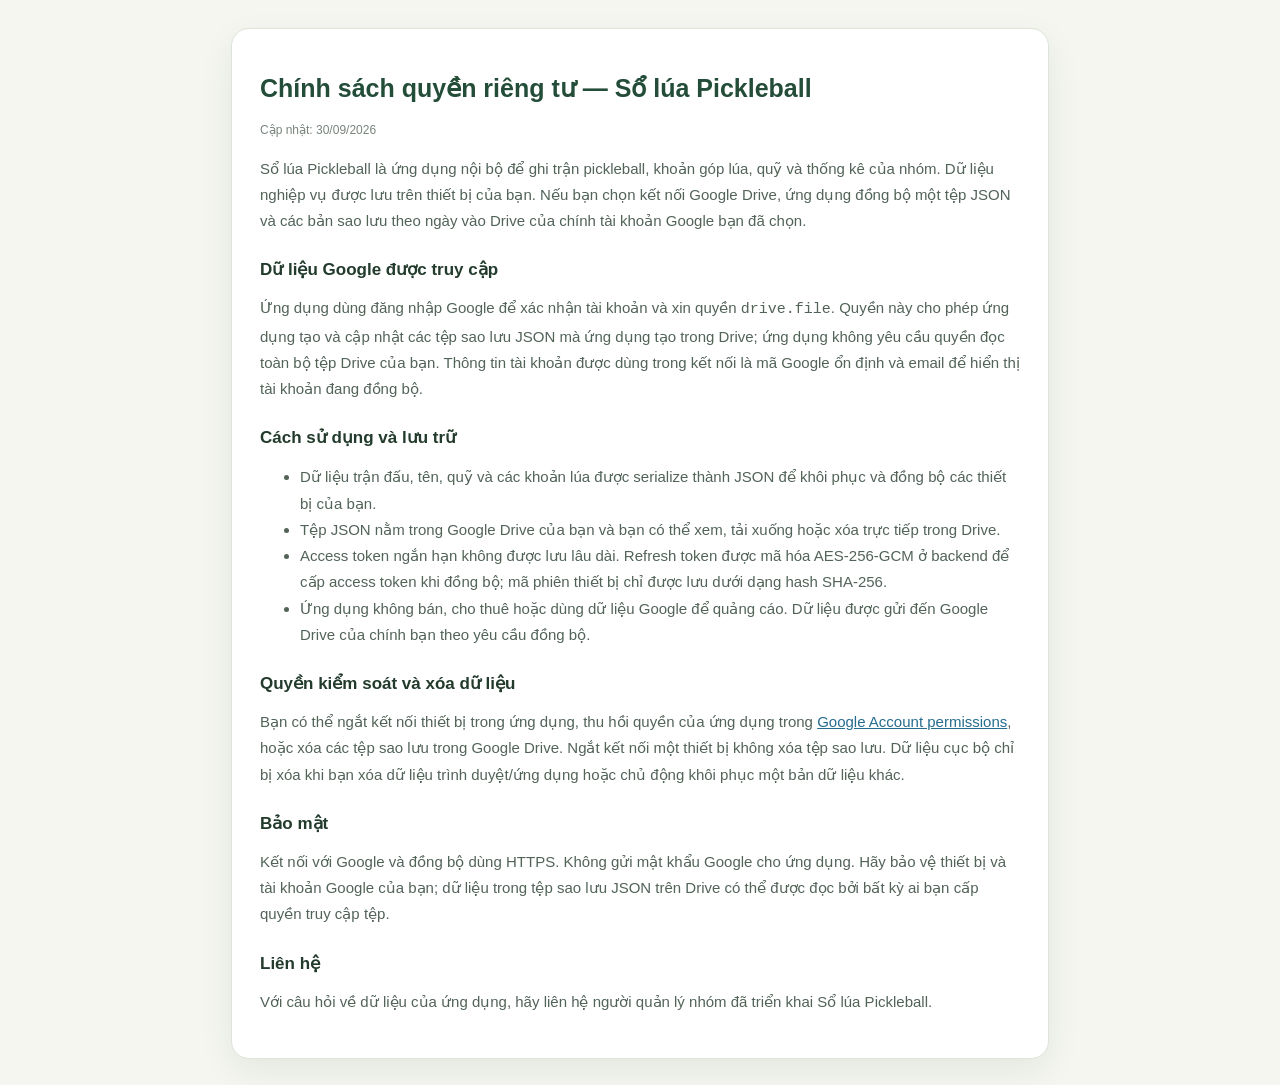
<file: privacy.html>
<!doctype html>
<html lang="vi">
<head>
  <meta charset="utf-8">
  <meta name="viewport" content="width=device-width, initial-scale=1">
  <meta name="robots" content="index,follow">
  <title>Chính sách quyền riêng tư · Sổ lúa Pickleball</title>
  <style>
    :root { color-scheme: light; font-family: Arial, sans-serif; background: #f4f6ef; color: #223b2c; }
    body { margin: 0; padding: 28px 16px; }
    main { max-width: 760px; margin: auto; padding: 28px; background: #fff; border: 1px solid #dce5d8; border-radius: 18px; box-shadow: 0 12px 35px #173c2112; }
    h1 { font-size: 25px; color: #234d38; } h2 { margin-top: 25px; font-size: 17px; } p, li { color: #526358; line-height: 1.75; font-size: 15px; }
    a { color: #256c8f; } .date { font-size: 12px; color: #78847b; }
  </style>
<base href="/pickleball/" /><link rel="manifest" href="/pickleball/manifest.json" /><meta name="theme-color" content="#173F35" /><meta name="mobile-web-app-capable" content="yes" /><meta name="apple-mobile-web-app-capable" content="yes" /><meta name="apple-mobile-web-app-status-bar-style" content="default" /><meta name="apple-mobile-web-app-title" content="Sổ lúa" /><link rel="apple-touch-icon" href="/pickleball/pwa-icon.png" /></head>
<body><main>
  <h1>Chính sách quyền riêng tư — Sổ lúa Pickleball</h1>
  <p class="date">Cập nhật: 30/09/2026</p>
  <p>Sổ lúa Pickleball là ứng dụng nội bộ để ghi trận pickleball, khoản góp lúa, quỹ và thống kê của nhóm. Dữ liệu nghiệp vụ được lưu trên thiết bị của bạn. Nếu bạn chọn kết nối Google Drive, ứng dụng đồng bộ một tệp JSON và các bản sao lưu theo ngày vào Drive của chính tài khoản Google bạn đã chọn.</p>
  <h2>Dữ liệu Google được truy cập</h2>
  <p>Ứng dụng dùng đăng nhập Google để xác nhận tài khoản và xin quyền <code>drive.file</code>. Quyền này cho phép ứng dụng tạo và cập nhật các tệp sao lưu JSON mà ứng dụng tạo trong Drive; ứng dụng không yêu cầu quyền đọc toàn bộ tệp Drive của bạn. Thông tin tài khoản được dùng trong kết nối là mã Google ổn định và email để hiển thị tài khoản đang đồng bộ.</p>
  <h2>Cách sử dụng và lưu trữ</h2>
  <ul>
    <li>Dữ liệu trận đấu, tên, quỹ và các khoản lúa được serialize thành JSON để khôi phục và đồng bộ các thiết bị của bạn.</li>
    <li>Tệp JSON nằm trong Google Drive của bạn và bạn có thể xem, tải xuống hoặc xóa trực tiếp trong Drive.</li>
    <li>Access token ngắn hạn không được lưu lâu dài. Refresh token được mã hóa AES-256-GCM ở backend để cấp access token khi đồng bộ; mã phiên thiết bị chỉ được lưu dưới dạng hash SHA-256.</li>
    <li>Ứng dụng không bán, cho thuê hoặc dùng dữ liệu Google để quảng cáo. Dữ liệu được gửi đến Google Drive của chính bạn theo yêu cầu đồng bộ.</li>
  </ul>
  <h2>Quyền kiểm soát và xóa dữ liệu</h2>
  <p>Bạn có thể ngắt kết nối thiết bị trong ứng dụng, thu hồi quyền của ứng dụng trong <a href="https://myaccount.google.com/permissions">Google Account permissions</a>, hoặc xóa các tệp sao lưu trong Google Drive. Ngắt kết nối một thiết bị không xóa tệp sao lưu. Dữ liệu cục bộ chỉ bị xóa khi bạn xóa dữ liệu trình duyệt/ứng dụng hoặc chủ động khôi phục một bản dữ liệu khác.</p>
  <h2>Bảo mật</h2>
  <p>Kết nối với Google và đồng bộ dùng HTTPS. Không gửi mật khẩu Google cho ứng dụng. Hãy bảo vệ thiết bị và tài khoản Google của bạn; dữ liệu trong tệp sao lưu JSON trên Drive có thể được đọc bởi bất kỳ ai bạn cấp quyền truy cập tệp.</p>
  <h2>Liên hệ</h2>
  <p>Với câu hỏi về dữ liệu của ứng dụng, hãy liên hệ người quản lý nhóm đã triển khai Sổ lúa Pickleball.</p>
</main></body>
</html>
</file>
